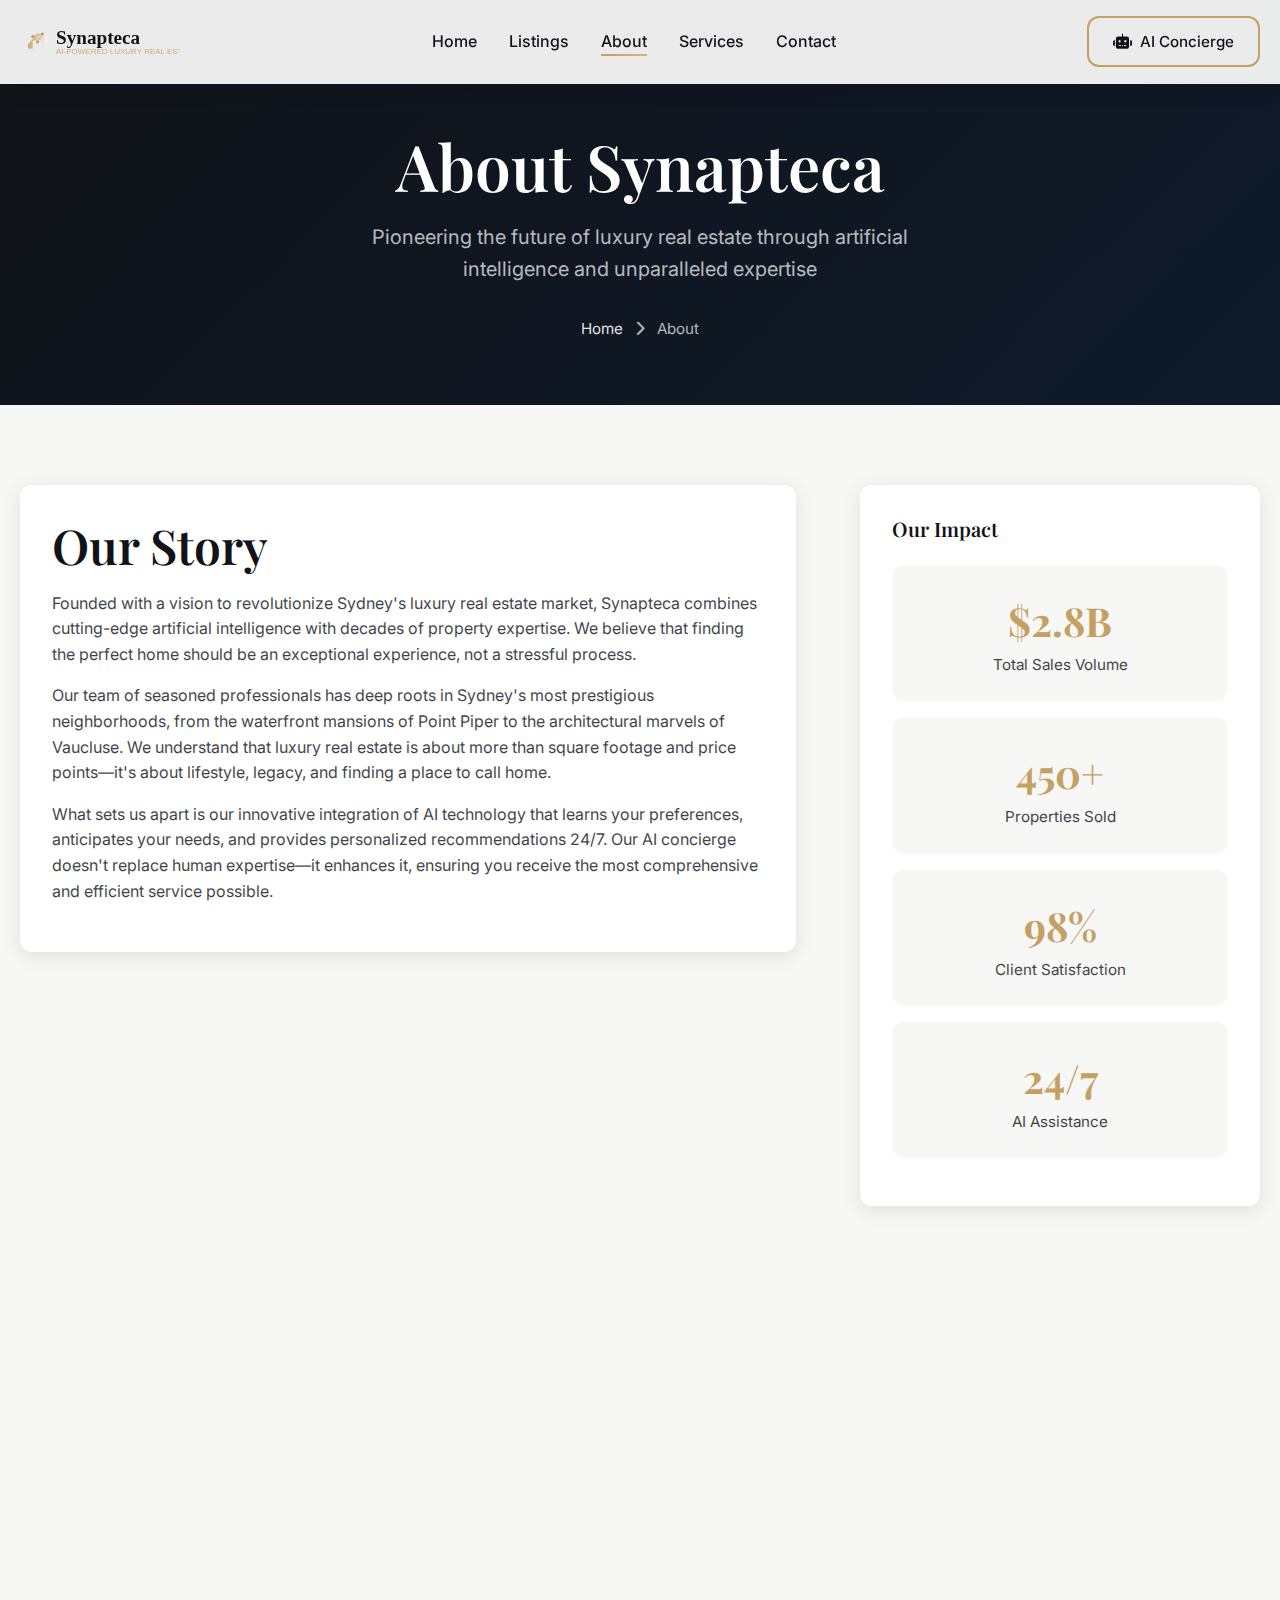
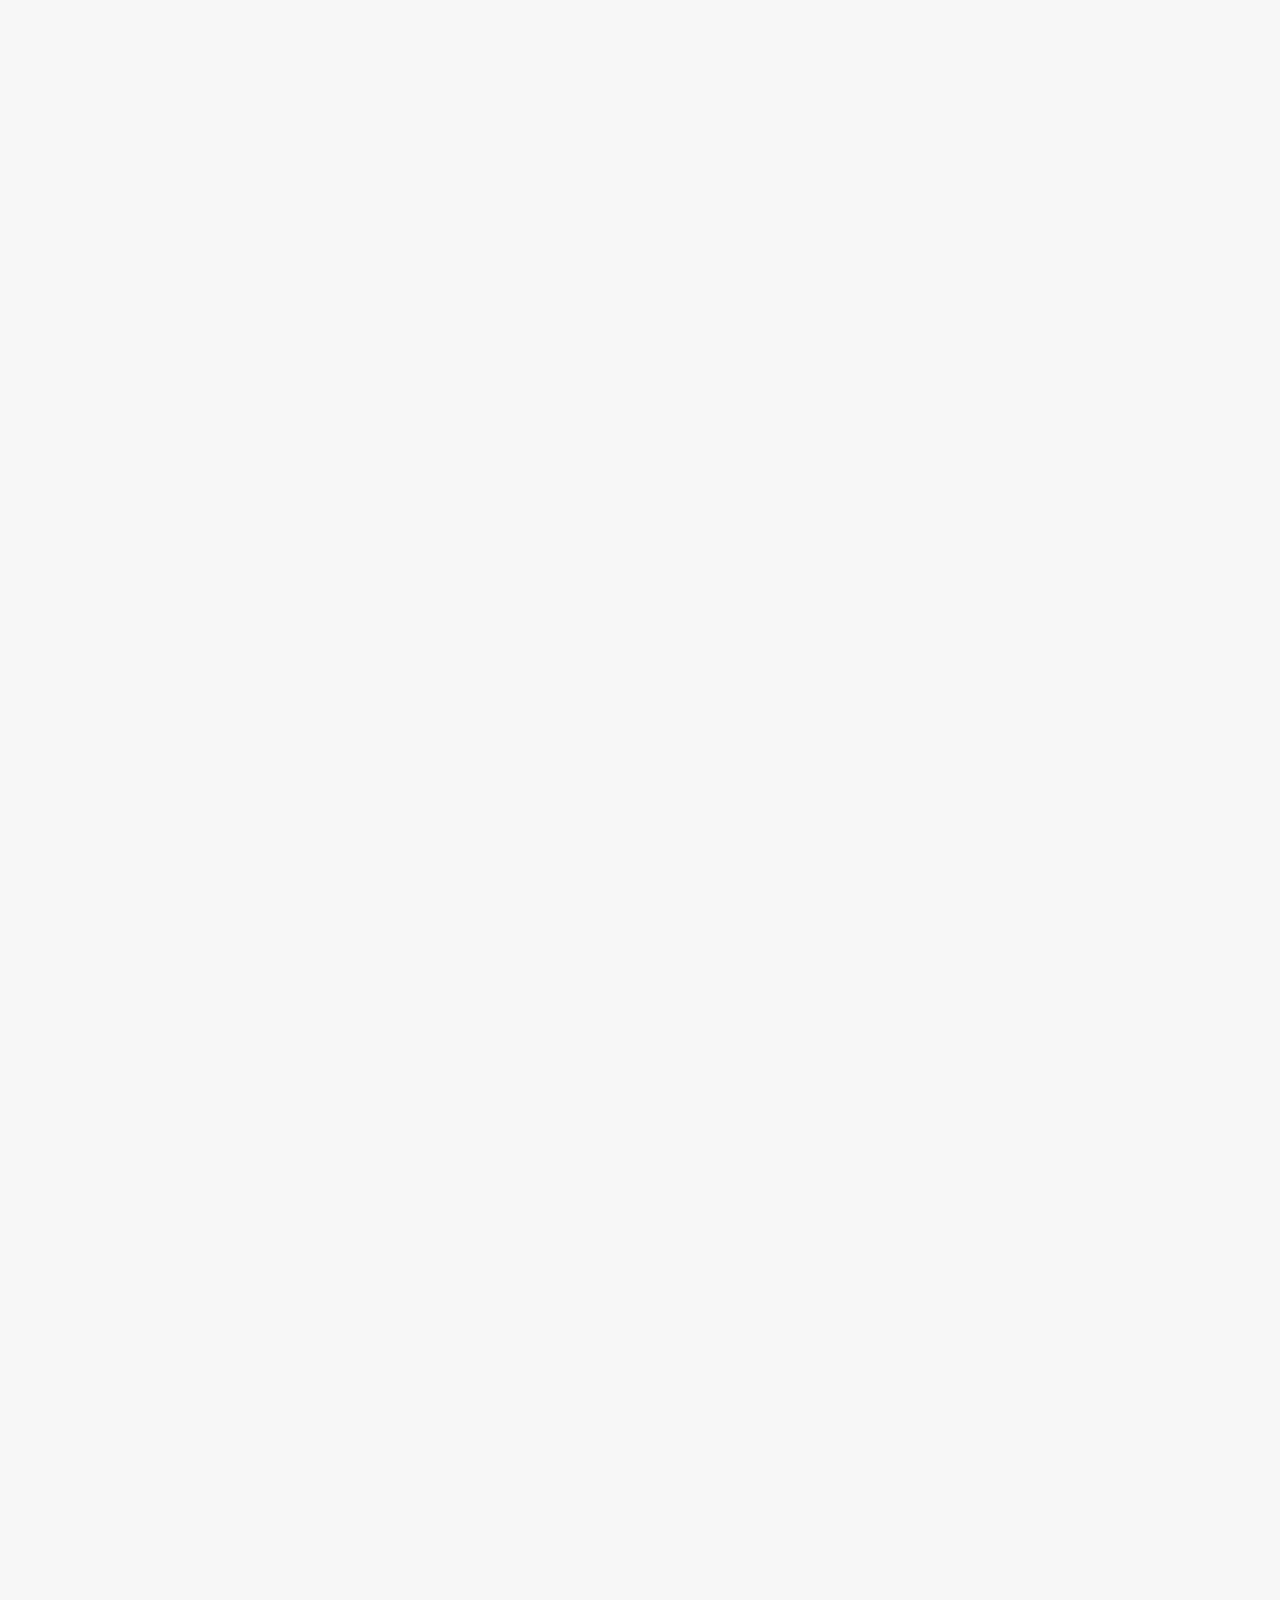
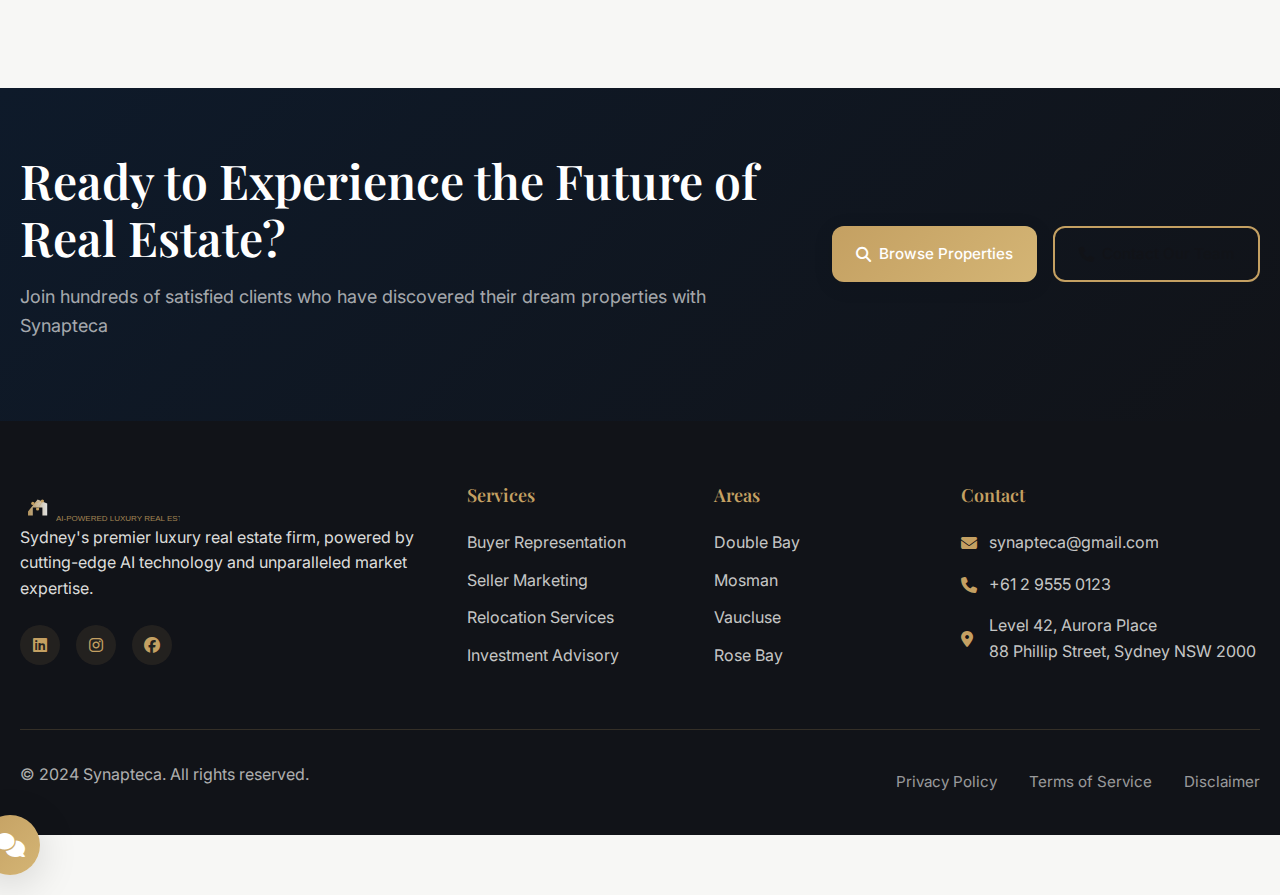
<file: about.html>
<!DOCTYPE html>
<html lang="en">
<head>
    <meta charset="UTF-8">
    <meta name="viewport" content="width=device-width, initial-scale=1.0">
    <title>About Synapteca | Sydney's Premier AI-Powered Real Estate</title>
    <meta name="description" content="Learn about Synapteca's mission to revolutionize luxury real estate in Sydney through AI technology and exceptional service.">
    
    <!-- Fonts -->
    <link href="https://fonts.googleapis.com/css2?family=Playfair+Display:ital,wght@0,400;0,500;0,600;0,700;1,400&family=Inter:wght@300;400;500;600;700&display=swap" rel="stylesheet">
    
    <!-- Font Awesome -->
    <link rel="stylesheet" href="https://cdn.jsdelivr.net/npm/@fortawesome/fontawesome-free@6.4.0/css/all.min.css">
    
    <!-- Custom Styles -->
    <link rel="stylesheet" href="css/style.css">
    <link rel="stylesheet" href="css/components.css">
    <link rel="stylesheet" href="css/listings-style.css">
    <link rel="stylesheet" href="css/responsive.css">
</head>
<body>
    <!-- Header -->
    <header class="header scrolled" id="header">
        <div class="container">
            <div class="header-content">
                <div class="logo">
                    <a href="index.html">
                        <img src="images/synapteca-logo.svg" alt="Synapteca" class="logo-img">
                    </a>
                </div>
                
                <nav class="nav" id="nav">
                    <ul class="nav-list">
                        <li><a href="index.html" class="nav-link">Home</a></li>
                        <li><a href="listings.html" class="nav-link">Listings</a></li>
                        <li><a href="about.html" class="nav-link active">About</a></li>
                        <li><a href="services.html" class="nav-link">Services</a></li>
                        <li><a href="contact.html" class="nav-link">Contact</a></li>
                    </ul>
                </nav>
                
                <div class="header-actions">
                    <button class="btn btn-outline" onclick="openAIChat()">
                        <i class="fas fa-robot"></i> AI Concierge
                    </button>
                    <button class="nav-toggle" id="navToggle">
                        <span></span>
                        <span></span>
                        <span></span>
                    </button>
                </div>
            </div>
        </div>
    </header>

    <!-- Page Header -->
    <section class="page-header">
        <div class="container">
            <div class="page-header-content">
                <h1>About Synapteca</h1>
                <p>Pioneering the future of luxury real estate through artificial intelligence and unparalleled expertise</p>
                <div class="breadcrumb">
                    <a href="index.html">Home</a>
                    <i class="fas fa-chevron-right"></i>
                    <span>About</span>
                </div>
            </div>
        </div>
    </section>

    <!-- Company Story -->
    <section class="section">
        <div class="container">
            <div class="content-grid">
                <div class="main-content">
                    <div class="story-section">
                        <h2>Our Story</h2>
                        <p>Founded with a vision to revolutionize Sydney's luxury real estate market, Synapteca combines cutting-edge artificial intelligence with decades of property expertise. We believe that finding the perfect home should be an exceptional experience, not a stressful process.</p>
                        
                        <p>Our team of seasoned professionals has deep roots in Sydney's most prestigious neighborhoods, from the waterfront mansions of Point Piper to the architectural marvels of Vaucluse. We understand that luxury real estate is about more than square footage and price points—it's about lifestyle, legacy, and finding a place to call home.</p>
                        
                        <p>What sets us apart is our innovative integration of AI technology that learns your preferences, anticipates your needs, and provides personalized recommendations 24/7. Our AI concierge doesn't replace human expertise—it enhances it, ensuring you receive the most comprehensive and efficient service possible.</p>
                    </div>
                </div>
                
                <div class="sidebar">
                    <div class="stats-widget">
                        <h3>Our Impact</h3>
                        <div class="stat-item">
                            <div class="stat-number">$2.8B</div>
                            <div class="stat-label">Total Sales Volume</div>
                        </div>
                        <div class="stat-item">
                            <div class="stat-number">450+</div>
                            <div class="stat-label">Properties Sold</div>
                        </div>
                        <div class="stat-item">
                            <div class="stat-number">98%</div>
                            <div class="stat-label">Client Satisfaction</div>
                        </div>
                        <div class="stat-item">
                            <div class="stat-number">24/7</div>
                            <div class="stat-label">AI Assistance</div>
                        </div>
                    </div>
                </div>
            </div>
        </div>
    </section>

    <!-- Mission & Values -->
    <section class="section" style="background: var(--off-white);">
        <div class="container">
            <div class="section-header">
                <h2>Our Mission & Values</h2>
                <p>Guided by principles of excellence, innovation, and integrity</p>
            </div>
            
            <div class="values-grid">
                <div class="value-card">
                    <i class="fas fa-star"></i>
                    <h3>Excellence</h3>
                    <p>We set the highest standards in luxury real estate, delivering exceptional results that exceed expectations.</p>
                </div>
                
                <div class="value-card">
                    <i class="fas fa-lightbulb"></i>
                    <h3>Innovation</h3>
                    <p>Pioneering AI technology to enhance every aspect of the property search and transaction experience.</p>
                </div>
                
                <div class="value-card">
                    <i class="fas fa-handshake"></i>
                    <h3>Integrity</h3>
                    <p>Building trust through transparency, honesty, and ethical practices in every client relationship.</p>
                </div>
                
                <div class="value-card">
                    <i class="fas fa-users"></i>
                    <h3>Service</h3>
                    <p>Providing personalized, white-glove service that makes luxury real estate accessible and enjoyable.</p>
                </div>
            </div>
        </div>
    </section>

    <!-- Team -->
    <section class="section">
        <div class="container">
            <div class="section-header">
                <h2>Meet Our Team</h2>
                <p>Award-winning professionals dedicated to your success</p>
            </div>
            
            <div class="team-grid">
                <div class="team-member">
                    <div class="member-image">
                        <i class="fas fa-user"></i>
                    </div>
                    <div class="member-info">
                        <h3>Sarah Mitchell</h3>
                        <p class="member-title">Founding Director</p>
                        <p class="member-bio">With over 15 years in Sydney's luxury market, Sarah specializes in waterfront properties and has facilitated over $500M in premium sales.</p>
                        <div class="member-contact">
                            <a href="mailto:sarah.mitchell@synapteca.com.au"><i class="fas fa-envelope"></i></a>
                            <a href="tel:+61295550123"><i class="fas fa-phone"></i></a>
                            <a href="#"><i class="fab fa-linkedin"></i></a>
                        </div>
                    </div>
                </div>
                
                <div class="team-member">
                    <div class="member-image">
                        <i class="fas fa-user"></i>
                    </div>
                    <div class="member-info">
                        <h3>Michael Chen</h3>
                        <p class="member-title">AI Technology Director</p>
                        <p class="member-bio">Former tech executive who brings cutting-edge AI solutions to real estate, creating our innovative concierge platform.</p>
                        <div class="member-contact">
                            <a href="mailto:michael.chen@synapteca.com.au"><i class="fas fa-envelope"></i></a>
                            <a href="tel:+61295550145"><i class="fas fa-phone"></i></a>
                            <a href="#"><i class="fab fa-linkedin"></i></a>
                        </div>
                    </div>
                </div>
                
                <div class="team-member">
                    <div class="member-image">
                        <i class="fas fa-user"></i>
                    </div>
                    <div class="member-info">
                        <h3>Elizabeth Hartwell</h3>
                        <p class="member-title">Senior Sales Director</p>
                        <p class="member-bio">Elizabeth's expertise in luxury penthouses and investment properties has made her one of Sydney's top-performing agents.</p>
                        <div class="member-contact">
                            <a href="mailto:elizabeth.hartwell@synapteca.com.au"><i class="fas fa-envelope"></i></a>
                            <a href="tel:+61295550167"><i class="fas fa-phone"></i></a>
                            <a href="#"><i class="fab fa-linkedin"></i></a>
                        </div>
                    </div>
                </div>
            </div>
        </div>
    </section>

    <!-- Awards & Recognition -->
    <section class="section" style="background: var(--off-white);">
        <div class="container">
            <div class="section-header">
                <h2>Awards & Recognition</h2>
                <p>Industry recognition for excellence and innovation</p>
            </div>
            
            <div class="awards-grid">
                <div class="award-item">
                    <i class="fas fa-trophy"></i>
                    <h4>REB Awards 2023</h4>
                    <p>Innovation in Real Estate Technology</p>
                </div>
                
                <div class="award-item">
                    <i class="fas fa-medal"></i>
                    <h4>REINSW 2023</h4>
                    <p>Excellence in Luxury Sales</p>
                </div>
                
                <div class="award-item">
                    <i class="fas fa-star"></i>
                    <h4>PropTech Awards 2023</h4>
                    <p>Best AI Integration</p>
                </div>
                
                <div class="award-item">
                    <i class="fas fa-certificate"></i>
                    <h4>Sydney Morning Herald</h4>
                    <p>Top Real Estate Agency 2023</p>
                </div>
            </div>
        </div>
    </section>

    <!-- CTA Section -->
    <section class="cta-banner">
        <div class="container">
            <div class="cta-content">
                <div class="cta-text">
                    <h2>Ready to Experience the Future of Real Estate?</h2>
                    <p>Join hundreds of satisfied clients who have discovered their dream properties with Synapteca</p>
                </div>
                <div class="cta-actions">
                    <a href="listings.html" class="btn btn-primary">
                        <i class="fas fa-search"></i> Browse Properties
                    </a>
                    <a href="contact.html" class="btn btn-outline">
                        <i class="fas fa-phone"></i> Contact Our Team
                    </a>
                </div>
            </div>
        </div>
    </section>

    <!-- Footer -->
    <footer class="footer">
        <div class="container">
            <div class="footer-content">
                <div class="footer-section">
                    <div class="logo">
                        <img src="images/synapteca-logo.svg" alt="Synapteca" class="logo-img">
                    </div>
                    <p>Sydney's premier luxury real estate firm, powered by cutting-edge AI technology and unparalleled market expertise.</p>
                    <div class="social-links">
                        <a href="#" class="social-link"><i class="fab fa-linkedin"></i></a>
                        <a href="#" class="social-link"><i class="fab fa-instagram"></i></a>
                        <a href="#" class="social-link"><i class="fab fa-facebook"></i></a>
                    </div>
                </div>
                
                <div class="footer-section">
                    <h4>Services</h4>
                    <ul>
                        <li><a href="services.html#buyer-representation">Buyer Representation</a></li>
                        <li><a href="services.html#seller-marketing">Seller Marketing</a></li>
                        <li><a href="services.html#relocation">Relocation Services</a></li>
                        <li><a href="services.html#investment">Investment Advisory</a></li>
                    </ul>
                </div>
                
                <div class="footer-section">
                    <h4>Areas</h4>
                    <ul>
                        <li><a href="listings.html?area=double-bay">Double Bay</a></li>
                        <li><a href="listings.html?area=mosman">Mosman</a></li>
                        <li><a href="listings.html?area=vaucluse">Vaucluse</a></li>
                        <li><a href="listings.html?area=rose-bay">Rose Bay</a></li>
                    </ul>
                </div>
                
                <div class="footer-section">
                    <h4>Contact</h4>
                    <div class="contact-info">
                        <p><i class="fas fa-envelope"></i> synapteca@gmail.com</p>
                        <p><i class="fas fa-phone"></i> +61 2 9555 0123</p>
                        <p><i class="fas fa-map-marker-alt"></i> Level 42, Aurora Place<br>88 Phillip Street, Sydney NSW 2000</p>
                    </div>
                </div>
            </div>
            
            <div class="footer-bottom">
                <div class="footer-bottom-content">
                    <p>&copy; 2024 Synapteca. All rights reserved.</p>
                    <div class="footer-links">
                        <a href="#privacy">Privacy Policy</a>
                        <a href="#terms">Terms of Service</a>
                        <a href="#disclaimer">Disclaimer</a>
                    </div>
                </div>
            </div>
        </div>
    </footer>

    <!-- AI Chat Widget -->
    <div class="chat-widget" id="chatWidget">
        <div class="chat-header">
            <div class="chat-agent-info">
                <div class="agent-avatar">
                    <i class="fas fa-robot"></i>
                </div>
                <div class="agent-details">
                    <h4>Synapteca AI</h4>
                    <span class="status online">Online</span>
                </div>
            </div>
            <button class="chat-close" onclick="closeChatWidget()">
                <i class="fas fa-times"></i>
            </button>
        </div>
        
        <div class="chat-messages" id="chatMessages">
            <div class="message bot-message">
                <div class="message-content">
                    Hello! I'd be happy to tell you more about Synapteca and help you with any questions about our services.
                </div>
            </div>
        </div>
        
        <div class="chat-input-container">
            <div class="voice-controls" id="voiceControls">
                <button class="voice-btn" id="voiceBtn" onclick="toggleVoice()">
                    <i class="fas fa-microphone"></i>
                </button>
                <div class="voice-status" id="voiceStatus">
                    <span class="listening-indicator"></span>
                    <span class="status-text">Click to speak</span>
                </div>
            </div>
            <div class="chat-input">
                <input type="text" id="chatInput" placeholder="Ask about our company..." autocomplete="off">
                <button class="send-btn" onclick="sendMessage()">
                    <i class="fas fa-paper-plane"></i>
                </button>
            </div>
        </div>
    </div>

    <!-- Chat Toggle Button -->
    <button class="chat-toggle" id="chatToggle" onclick="toggleChatWidget()">
        <i class="fas fa-comments"></i>
    </button>

    <!-- Scripts -->
    <script src="js/data.js"></script>
    <script src="js/ai-chat.js"></script>
    <script src="js/voice-agent.js"></script>
    <script src="js/main.js"></script>

    <style>
        .values-grid {
            display: grid;
            grid-template-columns: repeat(auto-fit, minmax(250px, 1fr));
            gap: 2rem;
        }
        
        .value-card {
            text-align: center;
            padding: 2rem;
            background: var(--white);
            border-radius: var(--border-radius);
            box-shadow: var(--shadow-light);
            transition: var(--transition-smooth);
        }
        
        .value-card:hover {
            transform: translateY(-5px);
            box-shadow: var(--shadow-medium);
        }
        
        .value-card i {
            font-size: 3rem;
            color: var(--gold);
            margin-bottom: 1rem;
        }
        
        .team-grid {
            display: grid;
            grid-template-columns: repeat(auto-fit, minmax(300px, 1fr));
            gap: 2rem;
        }
        
        .team-member {
            background: var(--white);
            border-radius: var(--border-radius);
            padding: 2rem;
            text-align: center;
            box-shadow: var(--shadow-light);
            transition: var(--transition-smooth);
        }
        
        .team-member:hover {
            transform: translateY(-5px);
            box-shadow: var(--shadow-medium);
        }
        
        .member-image {
            width: 120px;
            height: 120px;
            border-radius: 50%;
            background: var(--gold-gradient);
            margin: 0 auto 1.5rem;
            display: flex;
            align-items: center;
            justify-content: center;
            color: var(--white);
            font-size: 3rem;
        }
        
        .member-title {
            color: var(--gold);
            font-weight: 600;
            margin-bottom: 1rem;
        }
        
        .member-contact {
            display: flex;
            justify-content: center;
            gap: 1rem;
            margin-top: 1rem;
        }
        
        .member-contact a {
            width: 40px;
            height: 40px;
            border-radius: 50%;
            background: var(--gold);
            color: var(--white);
            display: flex;
            align-items: center;
            justify-content: center;
            text-decoration: none;
            transition: var(--transition-smooth);
        }
        
        .member-contact a:hover {
            background: var(--charcoal);
        }
        
        .awards-grid {
            display: grid;
            grid-template-columns: repeat(auto-fit, minmax(250px, 1fr));
            gap: 2rem;
        }
        
        .award-item {
            text-align: center;
            padding: 2rem;
        }
        
        .award-item i {
            font-size: 3rem;
            color: var(--gold);
            margin-bottom: 1rem;
        }
        
        .award-item h4 {
            color: var(--charcoal) !important;
        }

        .award-item p {
            color: var(--charcoal) !important;
            opacity: 0.8 !important;
        }

        .stats-widget .stat-item {
            text-align: center;
            padding: 1.5rem;
            background: var(--off-white);
            border-radius: var(--border-radius);
            margin-bottom: 1rem;
        }
        
        .stat-number {
            font-size: 2.5rem;
            font-weight: 700;
            color: var(--gold);
            font-family: var(--font-serif);
        }
        
        .stat-label {
            color: var(--charcoal);
            font-size: 0.95rem;
            opacity: 0.8;
        }
    </style>
</body>
</html>
</file>
<file: css/style.css>
/* ====================
   CSS Custom Properties
   ==================== */
:root {
    /* Colors */
    --charcoal: #111318;
    --off-white: #F7F7F5;
    --gold: #C4A062;
    --deep-navy: #0E1A2A;
    --white: #ffffff;
    --black: #000000;
    
    /* Gradients */
    --gold-gradient: linear-gradient(135deg, #C4A062 0%, #D4B575 100%);
    --glass-gradient: linear-gradient(135deg, rgba(255,255,255,0.1) 0%, rgba(255,255,255,0.05) 100%);
    
    /* Typography */
    --font-serif: 'Playfair Display', serif;
    --font-sans: 'Inter', sans-serif;
    
    /* Spacing */
    --section-padding: 80px 0;
    --container-padding: 0 20px;
    --border-radius: 12px;
    
    /* Shadows */
    --shadow-light: 0 4px 20px rgba(0,0,0,0.1);
    --shadow-medium: 0 8px 40px rgba(0,0,0,0.15);
    --shadow-heavy: 0 20px 60px rgba(0,0,0,0.25);
    
    /* Transitions */
    --transition-smooth: all 0.3s cubic-bezier(0.4, 0, 0.2, 1);
    --transition-spring: all 0.4s cubic-bezier(0.175, 0.885, 0.32, 1.275);
}

/* ====================
   Reset & Base Styles
   ==================== */
* {
    margin: 0;
    padding: 0;
    box-sizing: border-box;
}

html {
    scroll-behavior: smooth;
    font-size: 16px;
}

body {
    font-family: var(--font-sans);
    line-height: 1.6;
    color: var(--charcoal);
    background-color: var(--off-white);
    overflow-x: hidden;
}

/* ====================
   Typography
   ==================== */
h1, h2, h3, h4, h5, h6 {
    font-family: var(--font-serif);
    font-weight: 600;
    line-height: 1.2;
    margin-bottom: 1rem;
    color: var(--charcoal);
}

h1 { font-size: clamp(2.5rem, 5vw, 4rem); }
h2 { font-size: clamp(2rem, 4vw, 3rem); }
h3 { font-size: clamp(1.5rem, 3vw, 2.25rem); }
h4 { font-size: clamp(1.25rem, 2.5vw, 1.75rem); }

p {
    margin-bottom: 1rem;
    color: var(--charcoal);
    opacity: 0.8;
}

/* ====================
   Layout Components
   ==================== */
.container {
    max-width: 1400px;
    margin: 0 auto;
    padding: var(--container-padding);
}

.section {
    padding: var(--section-padding);
}

/* ====================
   Header
   ==================== */
.header {
    position: fixed;
    top: 0;
    left: 0;
    right: 0;
    z-index: 1000;
    backdrop-filter: blur(20px);
    -webkit-backdrop-filter: blur(20px);
    background: rgba(247, 247, 245, 0.9);
    border-bottom: 1px solid rgba(255, 255, 255, 0.2);
    transition: var(--transition-smooth);
}

.header.scrolled {
    background: rgba(247, 247, 245, 0.95);
    backdrop-filter: blur(25px);
    -webkit-backdrop-filter: blur(25px);
    box-shadow: var(--shadow-light);
}

.header-content {
    display: flex;
    align-items: center;
    justify-content: space-between;
    padding: 1rem 0;
}

.logo {
    display: flex;
    align-items: center;
}

.logo-img {
    height: 40px;
    width: auto;
}

/* Navigation */
.nav-list {
    display: flex;
    list-style: none;
    gap: 2rem;
}

.nav-link {
    text-decoration: none;
    color: var(--charcoal);
    font-weight: 500;
    transition: var(--transition-smooth);
    position: relative;
}

.nav-link::after {
    content: '';
    position: absolute;
    bottom: -5px;
    left: 0;
    width: 0;
    height: 2px;
    background: var(--gold-gradient);
    transition: width 0.3s ease;
}

.nav-link:hover::after,
.nav-link.active::after {
    width: 100%;
}

.nav-link:hover {
    color: var(--gold);
}

.header-actions {
    display: flex;
    align-items: center;
    gap: 1rem;
}

.nav-toggle {
    display: none;
    flex-direction: column;
    gap: 4px;
    background: none;
    border: none;
    cursor: pointer;
    padding: 0.5rem;
}

.nav-toggle span {
    width: 25px;
    height: 2px;
    background: var(--charcoal);
    transition: var(--transition-smooth);
}

/* ====================
   Buttons
   ==================== */
.btn {
    display: inline-flex;
    align-items: center;
    gap: 0.5rem;
    padding: 0.875rem 1.5rem;
    border: none;
    border-radius: var(--border-radius);
    text-decoration: none;
    font-family: var(--font-sans);
    font-weight: 500;
    font-size: 0.95rem;
    cursor: pointer;
    transition: var(--transition-smooth);
    position: relative;
    overflow: hidden;
}

.btn-primary {
    background: var(--gold-gradient);
    color: var(--white);
    box-shadow: var(--shadow-light);
}

.btn-primary:hover {
    transform: translateY(-2px);
    box-shadow: var(--shadow-medium);
}

.btn-secondary {
    background: var(--glass-gradient);
    backdrop-filter: blur(20px);
    -webkit-backdrop-filter: blur(20px);
    color: var(--white);
    border: 1px solid rgba(255, 255, 255, 0.2);
}

.btn-secondary:hover {
    background: rgba(255, 255, 255, 0.15);
    transform: translateY(-2px);
}

.btn-outline {
    background: transparent;
    color: var(--charcoal);
    border: 2px solid var(--gold);
}

.btn-outline:hover {
    background: var(--gold-gradient);
    color: var(--white);
    transform: translateY(-2px);
}

.btn-glass {
    background: var(--glass-gradient);
    backdrop-filter: blur(20px);
    -webkit-backdrop-filter: blur(20px);
    color: var(--charcoal);
    border: 1px solid rgba(17, 19, 24, 0.1);
}

.btn-glass:hover {
    background: rgba(255, 255, 255, 0.2);
    transform: translateY(-2px);
}

/* ====================
   Hero Section
   ==================== */
.hero {
    position: relative;
    height: 100vh;
    min-height: 700px;
    display: flex;
    align-items: center;
    overflow: hidden;
}

.hero-video {
    position: absolute;
    top: 0;
    left: 0;
    width: 100%;
    height: 100%;
    z-index: -2;
}

.hero-video video {
    width: 100%;
    height: 100%;
    object-fit: cover;
}

.hero-overlay {
    position: absolute;
    top: 0;
    left: 0;
    width: 100%;
    height: 100%;
    background: linear-gradient(135deg, rgba(17, 19, 24, 0.7) 0%, rgba(14, 26, 42, 0.5) 100%);
    z-index: -1;
}

.hero-content {
    display: grid;
    grid-template-columns: 1fr 400px;
    gap: 4rem;
    align-items: center;
    width: 100%;
    max-width: 1400px;
    margin: 0 auto;
    padding: 0 2rem;
}

.hero-text {
    color: var(--white);
}

.hero-title {
    font-size: clamp(3rem, 6vw, 5rem);
    font-weight: 700;
    margin-bottom: 1.5rem;
    color: var(--white);
    text-shadow: 0 4px 20px rgba(0,0,0,0.3);
}

.hero-subtitle {
    font-size: 1.25rem;
    margin-bottom: 2.5rem;
    color: rgba(255, 255, 255, 0.9);
    max-width: 600px;
}

.hero-actions {
    display: flex;
    gap: 1.5rem;
    flex-wrap: wrap;
}

/* AI Assistant Section */
.ai-assistant-section {
    padding: 2rem;
    border-radius: 20px;
    background: var(--glass-gradient);
    backdrop-filter: blur(20px);
    -webkit-backdrop-filter: blur(20px);
    border: 1px solid rgba(255, 255, 255, 0.2);
    box-shadow: var(--shadow-medium);
}

.ai-cards {
    display: flex;
    flex-direction: column;
    gap: 1.5rem;
}

.ai-card {
    padding: 2rem;
    border-radius: var(--border-radius);
    background: rgba(255, 255, 255, 0.1);
    backdrop-filter: blur(10px);
    -webkit-backdrop-filter: blur(10px);
    border: 1px solid rgba(255, 255, 255, 0.15);
    transition: var(--transition-smooth);
}

.ai-card:hover {
    transform: translateY(-5px);
    background: rgba(255, 255, 255, 0.15);
    box-shadow: var(--shadow-medium);
}

.ai-card-header {
    display: flex;
    align-items: center;
    gap: 1rem;
    margin-bottom: 1rem;
}

.ai-card-header i {
    font-size: 1.5rem;
    color: var(--gold);
}

.ai-card-header h3 {
    color: var(--white);
    margin: 0;
    font-size: 1.25rem;
}

.ai-card p {
    color: rgba(255, 255, 255, 0.8);
    margin-bottom: 1.5rem;
}

/* ====================
   Section Headers
   ==================== */
.section-header {
    text-align: center;
    margin-bottom: 4rem;
}

.section-title {
    position: relative;
    display: inline-block;
}

.section-title::after {
    content: '';
    position: absolute;
    bottom: -10px;
    left: 50%;
    transform: translateX(-50%);
    width: 60px;
    height: 3px;
    background: var(--gold-gradient);
    border-radius: 2px;
}

.section-subtitle {
    font-size: 1.125rem;
    color: var(--charcoal);
    opacity: 0.7;
    max-width: 600px;
    margin: 1.5rem auto 0;
}

.section-footer {
    text-align: center;
    margin-top: 3rem;
}

/* ====================
   Featured Listings
   ==================== */
.featured-listings {
    padding: 6rem 0;
    background: var(--white);
}

.listings-carousel {
    display: grid;
    grid-template-columns: repeat(auto-fit, minmax(400px, 1fr));
    gap: 2rem;
    margin-bottom: 3rem;
}

.listing-card {
    background: var(--white);
    border-radius: 20px;
    overflow: hidden;
    box-shadow: var(--shadow-light);
    transition: var(--transition-smooth);
}

.listing-card:hover {
    transform: translateY(-10px);
    box-shadow: var(--shadow-heavy);
}

.listing-image {
    position: relative;
    height: 280px;
    overflow: hidden;
}

.listing-image img {
    width: 100%;
    height: 100%;
    object-fit: cover;
    transition: transform 0.5s ease;
}

.listing-card:hover .listing-image img {
    transform: scale(1.05);
}

.listing-badge {
    position: absolute;
    top: 1rem;
    left: 1rem;
    background: var(--gold-gradient);
    color: var(--white);
    padding: 0.5rem 1rem;
    border-radius: 20px;
    font-size: 0.875rem;
    font-weight: 600;
}

.favorite-btn {
    position: absolute;
    top: 1rem;
    right: 1rem;
    background: rgba(255, 255, 255, 0.9);
    border: none;
    border-radius: 50%;
    width: 40px;
    height: 40px;
    display: flex;
    align-items: center;
    justify-content: center;
    cursor: pointer;
    transition: var(--transition-smooth);
}

.favorite-btn:hover {
    background: var(--gold);
    color: var(--white);
}

.listing-content {
    padding: 2rem;
}

.listing-price {
    font-size: 1.5rem;
    font-weight: 700;
    color: var(--gold);
    margin-bottom: 0.5rem;
}

.listing-address {
    font-size: 1.125rem;
    color: var(--charcoal);
    margin-bottom: 1rem;
}

.listing-details {
    display: flex;
    gap: 1.5rem;
    margin-bottom: 1.5rem;
}

.listing-detail {
    display: flex;
    align-items: center;
    gap: 0.5rem;
    color: var(--charcoal);
    opacity: 0.7;
}

.listing-detail i {
    color: var(--gold);
}

.listing-actions {
    display: flex;
    gap: 1rem;
}

/* ====================
   Neighborhoods
   ==================== */
.neighborhoods {
    padding: 6rem 0;
    background: linear-gradient(135deg, var(--off-white) 0%, #f0f0ee 100%);
}

.neighborhoods-grid {
    display: grid;
    grid-template-columns: repeat(auto-fit, minmax(350px, 1fr));
    gap: 2rem;
}

.neighborhood-card {
    position: relative;
    border-radius: 20px;
    overflow: hidden;
    height: 400px;
    cursor: pointer;
    transition: var(--transition-smooth);
}

.neighborhood-card:hover {
    transform: translateY(-10px);
    box-shadow: var(--shadow-heavy);
}

.neighborhood-image {
    position: absolute;
    top: 0;
    left: 0;
    width: 100%;
    height: 100%;
}

.neighborhood-image img {
    width: 100%;
    height: 100%;
    object-fit: cover;
    transition: transform 0.5s ease;
}

.neighborhood-card:hover .neighborhood-image img {
    transform: scale(1.1);
}

.neighborhood-overlay {
    position: absolute;
    top: 0;
    left: 0;
    width: 100%;
    height: 100%;
    background: linear-gradient(180deg, rgba(0,0,0,0.1) 0%, rgba(0,0,0,0.7) 100%);
}

.neighborhood-content {
    position: absolute;
    bottom: 0;
    left: 0;
    right: 0;
    padding: 2rem;
    color: var(--white);
}

.neighborhood-content h3 {
    font-size: 1.75rem;
    color: var(--white);
    margin-bottom: 0.5rem;
}

.neighborhood-content p {
    color: rgba(255, 255, 255, 0.9);
    margin-bottom: 1rem;
}

.property-count {
    display: inline-block;
    background: var(--gold-gradient);
    padding: 0.25rem 0.75rem;
    border-radius: 15px;
    font-size: 0.875rem;
    font-weight: 600;
}

/* ====================
   Testimonials
   ==================== */
.testimonials {
    padding: 6rem 0;
    background: var(--white);
}

.testimonials-slider {
    display: grid;
    grid-template-columns: repeat(auto-fit, minmax(350px, 1fr));
    gap: 2rem;
}

.testimonial-card {
    background: var(--off-white);
    padding: 3rem 2rem;
    border-radius: 20px;
    text-align: center;
    border: 1px solid rgba(196, 160, 98, 0.1);
    transition: var(--transition-smooth);
}

.testimonial-card:hover {
    transform: translateY(-5px);
    box-shadow: var(--shadow-medium);
}

.testimonial-rating {
    display: flex;
    justify-content: center;
    gap: 0.25rem;
    margin-bottom: 1.5rem;
}

.testimonial-rating i {
    color: var(--gold);
    font-size: 1.25rem;
}

.testimonial-card blockquote {
    font-style: italic;
    font-size: 1.125rem;
    line-height: 1.6;
    margin-bottom: 2rem;
    color: var(--charcoal);
}

.testimonial-card footer strong {
    display: block;
    font-weight: 600;
    color: var(--charcoal);
    margin-bottom: 0.25rem;
}

.testimonial-card footer span {
    color: var(--gold);
    font-size: 0.95rem;
}

/* ====================
   CTA Banner
   ==================== */
.cta-banner {
    padding: 4rem 0;
    background: linear-gradient(135deg, var(--deep-navy) 0%, var(--charcoal) 100%);
    color: var(--white);
}

.cta-content {
    display: flex;
    align-items: center;
    justify-content: space-between;
    gap: 3rem;
}

.cta-text h2 {
    color: var(--white);
    margin-bottom: 1rem;
}

.cta-text p {
    color: rgba(255, 255, 255, 0.8);
    font-size: 1.125rem;
}

.cta-actions {
    display: flex;
    gap: 1rem;
    flex-shrink: 0;
}

/* ====================
   Footer
   ==================== */
.footer {
    background: var(--charcoal);
    color: var(--off-white);
    padding: 4rem 0 2rem;
}

.footer-content {
    display: grid;
    grid-template-columns: 2fr 1fr 1fr 1.5fr;
    gap: 3rem;
    margin-bottom: 3rem;
}

.footer-section h4 {
    color: var(--gold);
    margin-bottom: 1.5rem;
    font-size: 1.125rem;
}

.footer-section ul {
    list-style: none;
}

.footer-section ul li {
    margin-bottom: 0.75rem;
}

.footer-section ul li a {
    color: rgba(247, 247, 245, 0.8);
    text-decoration: none;
    transition: var(--transition-smooth);
}

.footer-section ul li a:hover {
    color: var(--gold);
}

.social-links {
    display: flex;
    gap: 1rem;
    margin-top: 1.5rem;
}

.social-link {
    display: flex;
    align-items: center;
    justify-content: center;
    width: 40px;
    height: 40px;
    border-radius: 50%;
    background: rgba(196, 160, 98, 0.1);
    color: var(--gold);
    text-decoration: none;
    transition: var(--transition-smooth);
}

.social-link:hover {
    background: var(--gold);
    color: var(--charcoal);
    transform: translateY(-2px);
}

.contact-info p {
    display: flex;
    align-items: center;
    gap: 0.75rem;
    margin-bottom: 1rem;
    color: rgba(247, 247, 245, 0.8);
}

.contact-info i {
    color: var(--gold);
    width: 16px;
}

.footer-bottom {
    border-top: 1px solid rgba(196, 160, 98, 0.2);
    padding-top: 2rem;
}

.footer-bottom-content {
    display: flex;
    justify-content: space-between;
    align-items: center;
}

.footer-links {
    display: flex;
    gap: 2rem;
}

.footer-links a {
    color: rgba(247, 247, 245, 0.6);
    text-decoration: none;
    font-size: 0.95rem;
    transition: var(--transition-smooth);
}

.footer-links a:hover {
    color: var(--gold);
}
/* ====================
   FOOTER FIX - Add this to the bottom of style.css
   This ensures footer text is always visible
   ==================== */

.footer {
    background: #111318 !important;
    color: #F7F7F5 !important;
    padding: 4rem 0 2rem;
}

.footer * {
    color: inherit;
}

.footer-content {
    display: grid;
    grid-template-columns: 2fr 1fr 1fr 1.5fr;
    gap: 3rem;
    margin-bottom: 3rem;
}

.footer-section {
    color: #F7F7F5;
}

.footer-section h4 {
    color: #C4A062 !important;
    margin-bottom: 1.5rem;
    font-size: 1.125rem;
}

.footer-section p {
    color: rgba(247, 247, 245, 0.9) !important;
    opacity: 1 !important;
}

.footer-section ul {
    list-style: none;
}

.footer-section ul li {
    margin-bottom: 0.75rem;
}

.footer-section ul li a {
    color: rgba(247, 247, 245, 0.8) !important;
    text-decoration: none;
    transition: all 0.3s cubic-bezier(0.4, 0, 0.2, 1);
}

.footer-section ul li a:hover {
    color: #C4A062 !important;
}

.social-links {
    display: flex;
    gap: 1rem;
    margin-top: 1.5rem;
}

.social-link {
    display: flex;
    align-items: center;
    justify-content: center;
    width: 40px;
    height: 40px;
    border-radius: 50%;
    background: rgba(196, 160, 98, 0.1);
    color: #C4A062 !important;
    text-decoration: none;
    transition: all 0.3s cubic-bezier(0.4, 0, 0.2, 1);
}

.social-link:hover {
    background: #C4A062;
    color: #111318 !important;
    transform: translateY(-2px);
}

.contact-info p {
    display: flex;
    align-items: center;
    gap: 0.75rem;
    margin-bottom: 1rem;
    color: rgba(247, 247, 245, 0.8) !important;
    opacity: 1 !important;
}

.contact-info i {
    color: #C4A062 !important;
    width: 16px;
}

.footer-bottom {
    border-top: 1px solid rgba(196, 160, 98, 0.2);
    padding-top: 2rem;
}

.footer-bottom-content {
    display: flex;
    justify-content: space-between;
    align-items: center;
}

.footer-bottom-content p {
    color: rgba(247, 247, 245, 0.7) !important;
    opacity: 1 !important;
}

.footer-links {
    display: flex;
    gap: 2rem;
}

.footer-links a {
    color: rgba(247, 247, 245, 0.6) !important;
    text-decoration: none;
    font-size: 0.95rem;
    transition: all 0.3s cubic-bezier(0.4, 0, 0.2, 1);
}

.footer-links a:hover {
    color: #C4A062 !important;
}
/* ====================
   ABOUT PAGE - AWARDS SECTION FIX
   ==================== */

/* Awards & Recognition Section */
.awards-grid {
    display: grid;
    grid-template-columns: repeat(auto-fit, minmax(250px, 1fr));
    gap: 2rem;
}

.award-item {
    text-align: center;
    padding: 2rem;
}

.award-item i {
    font-size: 3rem;
    color: var(--gold) !important;
    margin-bottom: 1rem;
}

.award-item h4 {
    color: var(--off-white) !important;
    font-family: var(--font-serif);
    font-size: 1.25rem;
    font-weight: 600;
    margin-bottom: 0.5rem;
}

.award-item p {
    color: rgba(255, 255, 255, 0.85) !important;
    opacity: 1 !important;
    font-size: 1rem;
    line-height: 1.6;
}

/* Universal fix for any dark background sections */
section[style*="charcoal"] h2,
section[style*="charcoal"] h3,
section[style*="charcoal"] h4,
section[style*="charcoal"] h5,
section[style*="charcoal"] h6 {
    color: var(--off-white) !important;
}

section[style*="charcoal"] p,
section[style*="charcoal"] li {
    color: rgba(255, 255, 255, 0.85) !important;
    opacity: 1 !important;
}

section[style*="charcoal"] .section-title::after {
    background: var(--gold-gradient) !important;
}

/* Dark section classes (if you prefer using classes) */
.dark-section h2,
.dark-section h3,
.dark-section h4 {
    color: var(--off-white) !important;
}

.dark-section p {
    color: rgba(255, 255, 255, 0.85) !important;
    opacity: 1 !important;
}
</file>
<file: css/components.css>
/* ====================
   AI Chat Widget
   ==================== */
.chat-widget {
    position: fixed;
    bottom: 100px;
    right: 20px;
    width: 400px;
    height: 600px;
    background: var(--glass-gradient);
    backdrop-filter: blur(25px);
    -webkit-backdrop-filter: blur(25px);
    border: 1px solid rgba(255, 255, 255, 0.2);
    border-radius: 20px;
    box-shadow: var(--shadow-heavy);
    display: none;
    flex-direction: column;
    overflow: hidden;
    z-index: 10000;
}

.chat-widget.active {
    display: flex;
    animation: slideInUp 0.3s ease-out;
}

@keyframes slideInUp {
    from {
        transform: translateY(20px);
        opacity: 0;
    }
    to {
        transform: translateY(0);
        opacity: 1;
    }
}

.chat-header {
    display: flex;
    align-items: center;
    justify-content: space-between;
    padding: 1.5rem;
    background: rgba(255, 255, 255, 0.1);
    border-bottom: 1px solid rgba(255, 255, 255, 0.15);
}

.chat-agent-info {
    display: flex;
    align-items: center;
    gap: 1rem;
}

.agent-avatar {
    width: 40px;
    height: 40px;
    border-radius: 50%;
    background: var(--gold-gradient);
    display: flex;
    align-items: center;
    justify-content: center;
    color: var(--white);
    font-size: 1.25rem;
}

.agent-details h4 {
    margin: 0;
    font-size: 1rem;
    color: var(--charcoal);
}

.status {
    font-size: 0.875rem;
    color: var(--gold);
}

.status.online::before {
    content: '●';
    margin-right: 0.5rem;
    color: #22c55e;
}

.chat-close {
    background: none;
    border: none;
    color: var(--charcoal);
    font-size: 1.25rem;
    cursor: pointer;
    padding: 0.5rem;
    border-radius: 50%;
    transition: var(--transition-smooth);
}

.chat-close:hover {
    background: rgba(17, 19, 24, 0.1);
}

.chat-messages {
    flex: 1;
    padding: 1.5rem;
    overflow-y: auto;
    display: flex;
    flex-direction: column;
    gap: 1rem;
}

.message {
    display: flex;
    gap: 0.75rem;
    animation: messageSlide 0.3s ease-out;
}

@keyframes messageSlide {
    from {
        transform: translateY(10px);
        opacity: 0;
    }
    to {
        transform: translateY(0);
        opacity: 1;
    }
}

.message.bot-message {
    align-self: flex-start;
}

.message.user-message {
    align-self: flex-end;
    flex-direction: row-reverse;
}

.message-content {
    max-width: 280px;
    padding: 1rem 1.25rem;
    border-radius: 18px;
    font-size: 0.95rem;
    line-height: 1.5;
}

.bot-message .message-content {
    background: var(--white);
    color: var(--charcoal);
    border-bottom-left-radius: 6px;
    box-shadow: 0 2px 10px rgba(0,0,0,0.1);
}

.user-message .message-content {
    background: var(--gold-gradient);
    color: var(--white);
    border-bottom-right-radius: 6px;
    box-shadow: 0 2px 10px rgba(196, 160, 98, 0.3);
}

.quick-prompts {
    display: flex;
    flex-direction: column;
    gap: 0.5rem;
    margin-top: 1rem;
}

.prompt-btn {
    background: rgba(255, 255, 255, 0.8);
    border: 1px solid rgba(196, 160, 98, 0.3);
    border-radius: 25px;
    padding: 0.75rem 1rem;
    font-size: 0.875rem;
    color: var(--charcoal);
    cursor: pointer;
    transition: var(--transition-smooth);
    text-align: left;
}

.prompt-btn:hover {
    background: var(--gold);
    color: var(--white);
    transform: translateX(5px);
}

.chat-input-container {
    padding: 1.5rem;
    background: rgba(255, 255, 255, 0.05);
    border-top: 1px solid rgba(255, 255, 255, 0.15);
}

.voice-controls {
    display: flex;
    align-items: center;
    gap: 1rem;
    margin-bottom: 1rem;
    padding: 0.75rem;
    background: rgba(255, 255, 255, 0.1);
    border-radius: 12px;
}

.voice-btn {
    width: 40px;
    height: 40px;
    border-radius: 50%;
    background: var(--gold-gradient);
    border: none;
    color: var(--white);
    cursor: pointer;
    transition: var(--transition-smooth);
    display: flex;
    align-items: center;
    justify-content: center;
}

.voice-btn:hover {
    transform: scale(1.05);
    box-shadow: 0 4px 15px rgba(196, 160, 98, 0.4);
}

.voice-btn.listening {
    background: #ef4444;
    animation: pulse 1s infinite;
}

@keyframes pulse {
    0% { box-shadow: 0 0 0 0 rgba(239, 68, 68, 0.4); }
    70% { box-shadow: 0 0 0 10px rgba(239, 68, 68, 0); }
    100% { box-shadow: 0 0 0 0 rgba(239, 68, 68, 0); }
}

.voice-status {
    flex: 1;
}

.listening-indicator {
    display: none;
    width: 4px;
    height: 4px;
    border-radius: 50%;
    background: #ef4444;
    margin-right: 0.5rem;
    animation: blink 1s infinite;
}

.voice-controls.listening .listening-indicator {
    display: inline-block;
}

@keyframes blink {
    0%, 50% { opacity: 1; }
    51%, 100% { opacity: 0.3; }
}

.status-text {
    font-size: 0.875rem;
    color: var(--charcoal);
    opacity: 0.7;
}

.chat-input {
    display: flex;
    gap: 0.75rem;
    align-items: center;
}

.chat-input input {
    flex: 1;
    padding: 1rem 1.25rem;
    border: 1px solid rgba(17, 19, 24, 0.15);
    border-radius: 25px;
    background: rgba(255, 255, 255, 0.9);
    font-size: 0.95rem;
    color: var(--charcoal);
    outline: none;
    transition: var(--transition-smooth);
}

.chat-input input:focus {
    border-color: var(--gold);
    box-shadow: 0 0 0 3px rgba(196, 160, 98, 0.1);
}

.send-btn {
    width: 40px;
    height: 40px;
    border-radius: 50%;
    background: var(--gold-gradient);
    border: none;
    color: var(--white);
    cursor: pointer;
    transition: var(--transition-smooth);
    display: flex;
    align-items: center;
    justify-content: center;
}

.send-btn:hover {
    transform: scale(1.05);
    box-shadow: 0 4px 15px rgba(196, 160, 98, 0.4);
}

.chat-toggle {
    position: fixed;
    bottom: 20px;
    right: 20px;
    width: 60px;
    height: 60px;
    border-radius: 50%;
    background: var(--gold-gradient);
    border: none;
    color: var(--white);
    font-size: 1.5rem;
    cursor: pointer;
    box-shadow: var(--shadow-medium);
    transition: var(--transition-smooth);
    z-index: 9999;
    display: flex;
    align-items: center;
    justify-content: center;
    position: relative;
}

.chat-toggle:hover {
    transform: scale(1.1);
    box-shadow: var(--shadow-heavy);
}

.notification-badge {
    position: absolute;
    top: -2px;
    right: -2px;
    background: #ef4444;
    color: var(--white);
    font-size: 0.75rem;
    font-weight: 600;
    width: 20px;
    height: 20px;
    border-radius: 50%;
    display: flex;
    align-items: center;
    justify-content: center;
    animation: bounce 2s infinite;
}

@keyframes bounce {
    0%, 20%, 50%, 80%, 100% { transform: translateY(0); }
    40% { transform: translateY(-10px); }
    60% { transform: translateY(-5px); }
}

/* ====================
   Loading States
   ==================== */
.loading {
    display: inline-block;
    position: relative;
}

.loading::after {
    content: '';
    position: absolute;
    width: 16px;
    height: 16px;
    margin: auto;
    border: 2px solid transparent;
    border-top-color: var(--gold);
    border-radius: 50%;
    animation: spin 1s linear infinite;
}

@keyframes spin {
    0% { transform: rotate(0deg); }
    100% { transform: rotate(360deg); }
}

.typing-indicator {
    display: flex;
    gap: 4px;
    padding: 1rem 1.25rem;
}

.typing-dot {
    width: 8px;
    height: 8px;
    border-radius: 50%;
    background: var(--gold);
    animation: typingAnimation 1.5s infinite;
}

.typing-dot:nth-child(2) {
    animation-delay: 0.2s;
}

.typing-dot:nth-child(3) {
    animation-delay: 0.4s;
}

@keyframes typingAnimation {
    0%, 60%, 100% {
        transform: translateY(0);
        opacity: 0.4;
    }
    30% {
        transform: translateY(-10px);
        opacity: 1;
    }
}

/* ====================
   Modal Components
   ==================== */
.modal-overlay {
    position: fixed;
    top: 0;
    left: 0;
    width: 100%;
    height: 100%;
    background: rgba(0, 0, 0, 0.5);
    backdrop-filter: blur(5px);
    -webkit-backdrop-filter: blur(5px);
    display: flex;
    align-items: center;
    justify-content: center;
    z-index: 10000;
    opacity: 0;
    visibility: hidden;
    transition: var(--transition-smooth);
}

.modal-overlay.active {
    opacity: 1;
    visibility: visible;
}

.modal {
    background: var(--white);
    border-radius: 20px;
    max-width: 600px;
    width: 90%;
    max-height: 90vh;
    overflow: hidden;
    box-shadow: var(--shadow-heavy);
    transform: scale(0.9);
    transition: var(--transition-smooth);
}

.modal-overlay.active .modal {
    transform: scale(1);
}

.modal-header {
    padding: 2rem 2rem 1rem;
    border-bottom: 1px solid rgba(17, 19, 24, 0.1);
}

.modal-title {
    margin: 0;
    color: var(--charcoal);
    font-size: 1.5rem;
}

.modal-close {
    position: absolute;
    top: 1rem;
    right: 1rem;
    background: none;
    border: none;
    font-size: 1.5rem;
    color: var(--charcoal);
    cursor: pointer;
    padding: 0.5rem;
    border-radius: 50%;
    transition: var(--transition-smooth);
}

.modal-close:hover {
    background: rgba(17, 19, 24, 0.1);
}

.modal-body {
    padding: 2rem;
    overflow-y: auto;
}

.modal-footer {
    padding: 1rem 2rem 2rem;
    display: flex;
    justify-content: flex-end;
    gap: 1rem;
}

/* ====================
   Form Components
   ==================== */
.form-group {
    margin-bottom: 1.5rem;
}

.form-label {
    display: block;
    margin-bottom: 0.5rem;
    font-weight: 500;
    color: var(--charcoal);
}

.form-input,
.form-select,
.form-textarea {
    width: 100%;
    padding: 1rem 1.25rem;
    border: 2px solid rgba(17, 19, 24, 0.1);
    border-radius: var(--border-radius);
    background: var(--white);
    font-size: 1rem;
    color: var(--charcoal);
    transition: var(--transition-smooth);
}

.form-input:focus,
.form-select:focus,
.form-textarea:focus {
    outline: none;
    border-color: var(--gold);
    box-shadow: 0 0 0 3px rgba(196, 160, 98, 0.1);
}

.form-textarea {
    resize: vertical;
    min-height: 120px;
}

.form-checkbox {
    display: flex;
    align-items: center;
    gap: 0.75rem;
    cursor: pointer;
}

.form-checkbox input {
    width: 18px;
    height: 18px;
    accent-color: var(--gold);
}

.form-error {
    color: #ef4444;
    font-size: 0.875rem;
    margin-top: 0.5rem;
}

.form-success {
    color: #22c55e;
    font-size: 0.875rem;
    margin-top: 0.5rem;
}

/* ====================
   Range Slider
   ==================== */
.range-slider {
    margin: 1rem 0;
}

.range-input {
    width: 100%;
    height: 6px;
    border-radius: 3px;
    background: #e5e7eb;
    outline: none;
    -webkit-appearance: none;
}

.range-input::-webkit-slider-thumb {
    appearance: none;
    width: 20px;
    height: 20px;
    border-radius: 50%;
    background: var(--gold-gradient);
    cursor: pointer;
    box-shadow: 0 2px 6px rgba(0,0,0,0.2);
}

.range-input::-moz-range-thumb {
    width: 20px;
    height: 20px;
    border-radius: 50%;
    background: var(--gold-gradient);
    cursor: pointer;
    border: none;
    box-shadow: 0 2px 6px rgba(0,0,0,0.2);
}

.range-values {
    display: flex;
    justify-content: space-between;
    margin-top: 0.5rem;
    font-size: 0.875rem;
    color: var(--charcoal);
    opacity: 0.7;
}

/* ====================
   Filters Panel
   ==================== */
.filters-panel {
    background: var(--white);
    border-radius: var(--border-radius);
    padding: 2rem;
    box-shadow: var(--shadow-light);
    margin-bottom: 2rem;
}

.filters-grid {
    display: grid;
    grid-template-columns: repeat(auto-fit, minmax(200px, 1fr));
    gap: 1.5rem;
    margin-bottom: 2rem;
}

.filter-group {
    display: flex;
    flex-direction: column;
}

.filter-label {
    font-weight: 500;
    margin-bottom: 0.75rem;
    color: var(--charcoal);
}

.filter-buttons {
    display: flex;
    gap: 0.5rem;
    flex-wrap: wrap;
}

.filter-btn {
    padding: 0.5rem 1rem;
    border: 2px solid rgba(17, 19, 24, 0.1);
    border-radius: 20px;
    background: var(--white);
    color: var(--charcoal);
    cursor: pointer;
    transition: var(--transition-smooth);
    font-size: 0.875rem;
}

.filter-btn:hover,
.filter-btn.active {
    border-color: var(--gold);
    background: var(--gold);
    color: var(--white);
}

.filters-actions {
    display: flex;
    gap: 1rem;
    justify-content: flex-end;
}

/* ====================
   Animations
   ==================== */
.fade-in {
    animation: fadeIn 0.5s ease-out;
}

@keyframes fadeIn {
    from { opacity: 0; transform: translateY(20px); }
    to { opacity: 1; transform: translateY(0); }
}

.slide-in-left {
    animation: slideInLeft 0.5s ease-out;
}

@keyframes slideInLeft {
    from { opacity: 0; transform: translateX(-20px); }
    to { opacity: 1; transform: translateX(0); }
}

.slide-in-right {
    animation: slideInRight 0.5s ease-out;
}

@keyframes slideInRight {
    from { opacity: 0; transform: translateX(20px); }
    to { opacity: 1; transform: translateX(0); }
}

/* ====================
   Utility Classes
   ==================== */
.text-center { text-align: center; }
.text-left { text-align: left; }
.text-right { text-align: right; }

.mb-0 { margin-bottom: 0; }
.mb-1 { margin-bottom: 0.5rem; }
.mb-2 { margin-bottom: 1rem; }
.mb-3 { margin-bottom: 1.5rem; }
.mb-4 { margin-bottom: 2rem; }

.mt-0 { margin-top: 0; }
.mt-1 { margin-top: 0.5rem; }
.mt-2 { margin-top: 1rem; }
.mt-3 { margin-top: 1.5rem; }
.mt-4 { margin-top: 2rem; }

.hidden { display: none; }
.visible { display: block; }

.opacity-50 { opacity: 0.5; }
.opacity-75 { opacity: 0.75; }
</file>
<file: css/listings-style.css>
/* Additional styles for listings and listing details pages */

/* ====================
   Page Header
   ==================== */
.page-header {
    padding: 8rem 0 4rem;
    background: linear-gradient(135deg, var(--charcoal) 0%, var(--deep-navy) 100%);
    color: var(--white);
    text-align: center;
}

.page-header-content h1 {
    color: var(--white);
    margin-bottom: 1rem;
}

.page-header-content p {
    font-size: 1.25rem;
    color: rgba(255, 255, 255, 0.9);
    max-width: 600px;
    margin: 0 auto 2rem;
}

.breadcrumb {
    display: flex;
    align-items: center;
    justify-content: center;
    gap: 0.75rem;
    font-size: 0.95rem;
    color: rgba(255, 255, 255, 0.7);
    margin-top: 2rem;
}

.breadcrumb a {
    color: rgba(255, 255, 255, 0.9);
    text-decoration: none;
    transition: var(--transition-smooth);
}

.breadcrumb a:hover {
    color: var(--gold);
}

/* ====================
   Search Section
   ==================== */
.search-section {
    padding: 3rem 0;
    background: var(--white);
}

.quick-search {
    display: flex;
    align-items: center;
    justify-content: space-between;
    gap: 2rem;
    margin-bottom: 2rem;
}

.search-input-container {
    position: relative;
    flex: 1;
    max-width: 600px;
}

.search-input-container input {
    width: 100%;
    padding: 1.25rem 3rem 1.25rem 1.5rem;
    border: 2px solid rgba(17, 19, 24, 0.1);
    border-radius: 50px;
    font-size: 1rem;
    background: var(--white);
    transition: var(--transition-smooth);
}

.search-input-container input:focus {
    outline: none;
    border-color: var(--gold);
    box-shadow: 0 0 0 3px rgba(196, 160, 98, 0.1);
}

.search-btn {
    position: absolute;
    right: 8px;
    top: 50%;
    transform: translateY(-50%);
    background: var(--gold-gradient);
    border: none;
    border-radius: 50%;
    width: 40px;
    height: 40px;
    color: var(--white);
    cursor: pointer;
    transition: var(--transition-smooth);
}

.search-btn:hover {
    transform: translateY(-50%) scale(1.05);
}

.view-toggles {
    display: flex;
    gap: 0.5rem;
}

.view-toggle {
    padding: 0.75rem 1rem;
    border: 2px solid rgba(17, 19, 24, 0.1);
    background: var(--white);
    color: var(--charcoal);
    border-radius: var(--border-radius);
    cursor: pointer;
    transition: var(--transition-smooth);
    font-size: 0.9rem;
}

.view-toggle.active,
.view-toggle:hover {
    border-color: var(--gold);
    background: var(--gold);
    color: var(--white);
}

/* ====================
   Filters Panel
   ==================== */
.filters-panel {
    background: var(--off-white);
    border-radius: var(--border-radius);
    padding: 2rem;
    box-shadow: var(--shadow-light);
}

.filters-header {
    display: flex;
    align-items: center;
    justify-content: space-between;
    margin-bottom: 1.5rem;
}

.filters-toggle {
    background: none;
    border: none;
    color: var(--gold);
    cursor: pointer;
    font-weight: 500;
    display: flex;
    align-items: center;
    gap: 0.5rem;
    transition: var(--transition-smooth);
}

.filters-content {
    display: none;
}

.filters-content.active {
    display: block;
    animation: fadeIn 0.3s ease;
}

.price-range {
    position: relative;
}

.price-range .range-input {
    width: 100%;
    margin-bottom: 0.5rem;
}

.price-range .range-input:first-child {
    position: absolute;
    z-index: 2;
}

.price-range .range-input:last-child {
    position: relative;
    z-index: 1;
}

.amenities-filter {
    margin-top: 2rem;
    padding-top: 2rem;
    border-top: 1px solid rgba(17, 19, 24, 0.1);
}

.amenities-grid {
    display: grid;
    grid-template-columns: repeat(auto-fit, minmax(200px, 1fr));
    gap: 1rem;
}

.amenity-checkbox {
    display: flex;
    align-items: center;
    gap: 0.75rem;
    cursor: pointer;
    padding: 0.5rem;
    border-radius: var(--border-radius);
    transition: var(--transition-smooth);
}

.amenity-checkbox:hover {
    background: rgba(196, 160, 98, 0.1);
}

.amenity-checkbox input {
    width: 18px;
    height: 18px;
    accent-color: var(--gold);
}

/* ====================
   Results Section
   ==================== */
.results-section {
    padding: 3rem 0;
}

.results-header {
    display: flex;
    align-items: center;
    justify-content: space-between;
    margin-bottom: 2rem;
}

.results-info span {
    display: block;
}

.results-info #resultsCount {
    font-size: 1.25rem;
    font-weight: 600;
    color: var(--charcoal);
}

.results-location {
    color: var(--gold);
    font-size: 0.95rem;
}

.sort-controls {
    display: flex;
    align-items: center;
    gap: 0.75rem;
}

.sort-controls label {
    font-weight: 500;
    color: var(--charcoal);
}

/* ====================
   Map Container
   ==================== */
.map-container {
    position: relative;
    height: 600px;
    border-radius: var(--border-radius);
    overflow: hidden;
    box-shadow: var(--shadow-light);
    margin-bottom: 2rem;
}

.property-map {
    width: 100%;
    height: 100%;
}

.map-controls {
    position: absolute;
    top: 1rem;
    right: 1rem;
    display: flex;
    flex-direction: column;
    gap: 0.5rem;
}

.map-control-btn {
    background: var(--white);
    border: none;
    border-radius: var(--border-radius);
    padding: 0.75rem;
    box-shadow: var(--shadow-light);
    cursor: pointer;
    transition: var(--transition-smooth);
    font-size: 0.9rem;
}

.map-control-btn:hover {
    background: var(--gold);
    color: var(--white);
}

.map-popup {
    text-align: center;
    min-width: 200px;
}

/* ====================
   Listings Grid/List
   ==================== */
.listings-grid {
    display: grid;
    grid-template-columns: repeat(auto-fill, minmax(400px, 1fr));
    gap: 2rem;
}

.listings-list {
    display: flex;
    flex-direction: column;
    gap: 2rem;
}

.listings-list .listing-card {
    display: flex;
    max-height: 300px;
}

.listings-list .listing-image {
    flex: 0 0 400px;
    height: 300px;
}

.listings-list .listing-content {
    flex: 1;
    padding: 2rem;
    display: flex;
    flex-direction: column;
    justify-content: space-between;
}

.listing-neighborhood {
    color: var(--gold);
    font-size: 0.95rem;
    font-weight: 500;
    margin-bottom: 1rem;
}

.listing-features {
    display: flex;
    flex-wrap: wrap;
    gap: 0.5rem;
    margin-bottom: 1.5rem;
}

.feature-tag {
    background: rgba(196, 160, 98, 0.1);
    color: var(--gold);
    padding: 0.25rem 0.75rem;
    border-radius: 15px;
    font-size: 0.85rem;
    font-weight: 500;
}

/* No Results */
.no-results {
    text-align: center;
    padding: 4rem 2rem;
}

.no-results-content i {
    font-size: 4rem;
    color: var(--gold);
    margin-bottom: 1.5rem;
}

.no-results-content h3 {
    color: var(--charcoal);
    margin-bottom: 1rem;
}

.no-results-actions {
    display: flex;
    gap: 1rem;
    justify-content: center;
    flex-wrap: wrap;
    margin-top: 2rem;
}

/* ====================
   Pagination
   ==================== */
.pagination-container {
    display: flex;
    flex-direction: column;
    align-items: center;
    gap: 1rem;
    margin-top: 3rem;
}

.pagination {
    display: flex;
    align-items: center;
    gap: 0.5rem;
}

.pagination-btn,
.page-number {
    background: var(--white);
    border: 2px solid rgba(17, 19, 24, 0.1);
    color: var(--charcoal);
    padding: 0.75rem 1rem;
    border-radius: var(--border-radius);
    cursor: pointer;
    transition: var(--transition-smooth);
    font-weight: 500;
}

.pagination-btn:disabled {
    opacity: 0.5;
    cursor: not-allowed;
}

.page-number.active,
.pagination-btn:hover:not(:disabled),
.page-number:hover {
    border-color: var(--gold);
    background: var(--gold);
    color: var(--white);
}

.pagination-ellipsis {
    padding: 0.75rem;
    color: var(--charcoal);
    opacity: 0.5;
}

.pagination-info {
    color: var(--charcoal);
    opacity: 0.7;
    font-size: 0.95rem;
}

/* ====================
   Property Details Styles
   ==================== */

/* Loading Overlay */
.loading-overlay {
    position: fixed;
    top: 0;
    left: 0;
    width: 100%;
    height: 100%;
    background: var(--white);
    display: flex;
    align-items: center;
    justify-content: center;
    z-index: 9999;
}

.loading-content {
    text-align: center;
}

.loading-spinner {
    width: 60px;
    height: 60px;
    border: 4px solid rgba(196, 160, 98, 0.1);
    border-left: 4px solid var(--gold);
    border-radius: 50%;
    animation: spin 1s linear infinite;
    margin: 0 auto 1rem;
}

/* Property Header */
.property-header {
    padding: 8rem 0 2rem;
    background: var(--white);
}

.property-header-content {
    display: flex;
    align-items: flex-start;
    justify-content: space-between;
    gap: 2rem;
}

.property-info {
    flex: 1;
}

.property-title {
    margin: 0 0 0.5rem 0;
}

.property-address {
    font-size: 1.25rem;
    color: var(--charcoal);
    opacity: 0.8;
    margin-bottom: 1rem;
}

.property-badges {
    display: flex;
    gap: 0.75rem;
}

.badge {
    padding: 0.5rem 1rem;
    border-radius: 20px;
    font-size: 0.875rem;
    font-weight: 600;
    text-transform: uppercase;
    letter-spacing: 0.5px;
}

.badge.new {
    background: #10b981;
    color: var(--white);
}

.badge.featured {
    background: var(--gold-gradient);
    color: var(--white);
}

.property-actions {
    text-align: right;
}

.property-price {
    font-size: 2.5rem;
    font-weight: 700;
    color: var(--gold);
    margin-bottom: 1.5rem;
}

.action-buttons {
    display: flex;
    gap: 1rem;
    flex-wrap: wrap;
    justify-content: flex-end;
}

/* Property Gallery */
.property-gallery {
    padding: 2rem 0;
    background: var(--off-white);
}

.gallery-container {
    display: grid;
    grid-template-columns: 2fr 300px;
    gap: 2rem;
    align-items: start;
}

.main-image {
    position: relative;
    border-radius: var(--border-radius);
    overflow: hidden;
    box-shadow: var(--shadow-medium);
    aspect-ratio: 16/10;
}

.main-image img {
    width: 100%;
    height: 100%;
    object-fit: cover;
}

.gallery-nav {
    position: absolute;
    top: 50%;
    transform: translateY(-50%);
    background: rgba(255, 255, 255, 0.9);
    border: none;
    border-radius: 50%;
    width: 50px;
    height: 50px;
    cursor: pointer;
    font-size: 1.25rem;
    color: var(--charcoal);
    transition: var(--transition-smooth);
}

.gallery-nav:hover {
    background: var(--gold);
    color: var(--white);
}

.gallery-nav.prev { left: 1rem; }
.gallery-nav.next { right: 1rem; }

.fullscreen-btn {
    position: absolute;
    top: 1rem;
    right: 1rem;
    background: rgba(0, 0, 0, 0.7);
    border: none;
    border-radius: var(--border-radius);
    color: var(--white);
    padding: 0.75rem;
    cursor: pointer;
    transition: var(--transition-smooth);
}

.fullscreen-btn:hover {
    background: var(--gold);
}

.image-counter {
    position: absolute;
    bottom: 1rem;
    right: 1rem;
    background: rgba(0, 0, 0, 0.7);
    color: var(--white);
    padding: 0.5rem 1rem;
    border-radius: 20px;
    font-size: 0.9rem;
}

.thumbnail-grid {
    display: grid;
    grid-template-columns: 1fr 1fr;
    gap: 0.75rem;
}

.thumbnail {
    aspect-ratio: 4/3;
    border-radius: var(--border-radius);
    overflow: hidden;
    cursor: pointer;
    border: 3px solid transparent;
    transition: var(--transition-smooth);
}

.thumbnail.active {
    border-color: var(--gold);
}

.thumbnail img {
    width: 100%;
    height: 100%;
    object-fit: cover;
    transition: var(--transition-smooth);
}

.thumbnail:hover img {
    transform: scale(1.05);
}

.gallery-actions {
    grid-column: 1 / -1;
    display: flex;
    gap: 1rem;
    justify-content: center;
    margin-top: 1rem;
}

/* Property Content */
.property-content {
    padding: 4rem 0;
}

.content-grid {
    display: grid;
    grid-template-columns: 2fr 400px;
    gap: 4rem;
}

.main-content > div {
    margin-bottom: 3rem;
    padding: 2rem;
    background: var(--white);
    border-radius: var(--border-radius);
    box-shadow: var(--shadow-light);
}

.main-content h3 {
    color: var(--charcoal);
    margin-bottom: 1.5rem;
    padding-bottom: 0.75rem;
    border-bottom: 2px solid var(--gold);
}

/* Facts Grid */
.facts-grid {
    display: grid;
    grid-template-columns: repeat(auto-fit, minmax(250px, 1fr));
    gap: 1.5rem;
}

.fact-item {
    display: flex;
    align-items: center;
    gap: 1rem;
    padding: 1rem;
    background: var(--off-white);
    border-radius: var(--border-radius);
}

.fact-item i {
    font-size: 1.5rem;
    color: var(--gold);
    width: 24px;
    text-align: center;
}

.fact-details {
    display: flex;
    flex-direction: column;
}

.fact-label {
    font-size: 0.9rem;
    color: var(--charcoal);
    opacity: 0.7;
}

.fact-value {
    font-size: 1.1rem;
    font-weight: 600;
    color: var(--charcoal);
}

/* Features Grid */
.features-grid {
    display: grid;
    grid-template-columns: repeat(auto-fit, minmax(200px, 1fr));
    gap: 1rem;
}

.feature-item {
    display: flex;
    align-items: center;
    gap: 0.75rem;
    padding: 0.75rem 1rem;
    background: rgba(196, 160, 98, 0.1);
    border-radius: var(--border-radius);
}

.feature-item i {
    color: var(--gold);
}

/* Neighborhood Info */
.neighborhood-content p {
    margin-bottom: 1.5rem;
    line-height: 1.7;
}

.neighborhood-highlights {
    display: flex;
    flex-wrap: wrap;
    gap: 0.75rem;
}

.highlight-tag {
    background: var(--gold-gradient);
    color: var(--white);
    padding: 0.5rem 1rem;
    border-radius: 20px;
    font-size: 0.9rem;
    font-weight: 500;
}

/* Location Section */
.location-map {
    height: 400px;
    border-radius: var(--border-radius);
    overflow: hidden;
    margin-bottom: 2rem;
}

.location-details {
    display: grid;
    grid-template-columns: 1fr 1fr;
    gap: 2rem;
}

.location-details h4 {
    color: var(--charcoal);
    margin-bottom: 1rem;
    font-size: 1.1rem;
}

.location-details ul {
    list-style: none;
}

.location-details li {
    display: flex;
    align-items: center;
    gap: 0.75rem;
    padding: 0.75rem 0;
    border-bottom: 1px solid rgba(17, 19, 24, 0.1);
}

.location-details li:last-child {
    border-bottom: none;
}

.location-details i {
    color: var(--gold);
    width: 16px;
}

.location-details small {
    margin-left: auto;
    color: var(--charcoal);
    opacity: 0.7;
}

/* School Ratings */
.schools-grid {
    display: grid;
    gap: 1rem;
}

.school-item {
    display: flex;
    align-items: center;
    justify-content: space-between;
    padding: 1.5rem;
    background: var(--off-white);
    border-radius: var(--border-radius);
}

.school-info h4 {
    margin: 0 0 0.5rem 0;
    color: var(--charcoal);
}

.school-info p {
    margin: 0;
    color: var(--charcoal);
    opacity: 0.7;
    font-size: 0.9rem;
}

.school-rating {
    text-align: right;
}

.rating-score {
    font-size: 1.5rem;
    font-weight: 700;
    color: var(--gold);
    display: block;
}

.rating-stars {
    color: var(--gold);
    font-size: 0.9rem;
    margin-top: 0.25rem;
}

/* Sidebar */
.sidebar > div {
    margin-bottom: 2rem;
    padding: 2rem;
    background: var(--white);
    border-radius: var(--border-radius);
    box-shadow: var(--shadow-light);
}

.sidebar h3 {
    color: var(--charcoal);
    margin-bottom: 1.5rem;
    font-size: 1.25rem;
}

/* Mortgage Calculator */
.calculator-form .form-group {
    margin-bottom: 1.5rem;
}

.input-with-slider {
    display: flex;
    align-items: center;
    gap: 0.75rem;
}

.input-with-slider input[type="number"] {
    width: 80px;
    text-align: center;
}

.btn-full {
    width: 100%;
    justify-content: center;
}

.calculator-results {
    margin-top: 2rem;
    padding-top: 2rem;
    border-top: 2px solid var(--gold);
}

.result-item {
    display: flex;
    justify-content: space-between;
    align-items: center;
    padding: 0.75rem 0;
    border-bottom: 1px solid rgba(17, 19, 24, 0.1);
}

.result-item:last-child {
    border-bottom: none;
    font-size: 1.1rem;
    font-weight: 600;
    padding-top: 1rem;
    margin-top: 0.5rem;
    border-top: 1px solid rgba(17, 19, 24, 0.2);
}

/* Agent Contact */
.agent-card {
    display: flex;
    gap: 1rem;
}

.agent-avatar {
    width: 60px;
    height: 60px;
    border-radius: 50%;
    background: var(--gold-gradient);
    display: flex;
    align-items: center;
    justify-content: center;
    color: var(--white);
    font-size: 1.5rem;
    flex-shrink: 0;
}

.agent-info h4 {
    margin: 0 0 0.25rem 0;
    color: var(--charcoal);
}

.agent-info p {
    margin: 0 0 1rem 0;
    color: var(--gold);
    font-size: 0.9rem;
}

.agent-contact-info {
    margin-bottom: 1.5rem;
}

.contact-item {
    display: flex;
    align-items: center;
    gap: 0.75rem;
    padding: 0.5rem 0;
    color: var(--charcoal);
    text-decoration: none;
    transition: var(--transition-smooth);
}

.contact-item:hover {
    color: var(--gold);
}

.contact-item i {
    color: var(--gold);
    width: 16px;
}

/* Quick Actions */
.action-list {
    display: flex;
    flex-direction: column;
    gap: 0.75rem;
}

.action-item {
    display: flex;
    align-items: center;
    gap: 1rem;
    padding: 1rem;
    background: var(--off-white);
    border: none;
    border-radius: var(--border-radius);
    text-align: left;
    cursor: pointer;
    transition: var(--transition-smooth);
    width: 100%;
}

.action-item:hover {
    background: rgba(196, 160, 98, 0.1);
    transform: translateX(5px);
}

.action-item i {
    color: var(--gold);
    font-size: 1.25rem;
    width: 20px;
}

/* Similar Properties */
.similar-property-card,
.related-property-card {
    background: var(--white);
    border-radius: var(--border-radius);
    overflow: hidden;
    box-shadow: var(--shadow-light);
    transition: var(--transition-smooth);
    margin-bottom: 1.5rem;
}

.similar-property-card:hover,
.related-property-card:hover {
    transform: translateY(-5px);
    box-shadow: var(--shadow-medium);
}

.similar-property-image,
.related-property-image {
    aspect-ratio: 16/10;
    overflow: hidden;
    position: relative;
}

.similar-property-image img,
.related-property-image img {
    width: 100%;
    height: 100%;
    object-fit: cover;
    transition: var(--transition-smooth);
}

.similar-property-card:hover .similar-property-image img,
.related-property-card:hover .related-property-image img {
    transform: scale(1.05);
}

.similar-property-info,
.related-property-content {
    padding: 1.5rem;
}

.similar-price,
.related-price {
    font-size: 1.25rem;
    font-weight: 700;
    color: var(--gold);
    margin-bottom: 0.5rem;
}

.similar-address {
    color: var(--charcoal);
    opacity: 0.8;
    margin-bottom: 1rem;
    font-size: 0.95rem;
}

.similar-details,
.related-details {
    display: flex;
    gap: 1rem;
    margin-bottom: 1rem;
    font-size: 0.9rem;
    color: var(--charcoal);
    opacity: 0.8;
}

.similar-details i,
.related-details i {
    color: var(--gold);
}

.btn-sm {
    padding: 0.5rem 1rem;
    font-size: 0.9rem;
}

/* Related Properties Section */
.related-properties {
    padding: 4rem 0;
    background: var(--off-white);
}

.properties-carousel {
    display: grid;
    grid-template-columns: repeat(auto-fit, minmax(300px, 1fr));
    gap: 2rem;
}

/* Property Not Found */
.property-not-found {
    padding: 8rem 0;
    text-align: center;
}

.not-found-content i {
    font-size: 5rem;
    color: var(--gold);
    margin-bottom: 2rem;
}

.not-found-content h1 {
    color: var(--charcoal);
    margin-bottom: 1rem;
}

.not-found-actions {
    display: flex;
    gap: 1rem;
    justify-content: center;
    flex-wrap: wrap;
    margin-top: 2rem;
}

/* Lightbox */
.lightbox-overlay {
    position: fixed;
    top: 0;
    left: 0;
    width: 100%;
    height: 100%;
    background: rgba(0, 0, 0, 0.9);
    display: none;
    align-items: center;
    justify-content: center;
    z-index: 10000;
}

.lightbox-container {
    position: relative;
    max-width: 90vw;
    max-height: 90vh;
}

.lightbox-close {
    position: absolute;
    top: -50px;
    right: 0;
    background: none;
    border: none;
    color: var(--white);
    font-size: 2rem;
    cursor: pointer;
    z-index: 10001;
}

.lightbox-nav {
    position: absolute;
    top: 50%;
    transform: translateY(-50%);
    background: rgba(255, 255, 255, 0.9);
    border: none;
    border-radius: 50%;
    width: 60px;
    height: 60px;
    font-size: 1.5rem;
    cursor: pointer;
    transition: var(--transition-smooth);
}

.lightbox-nav:hover {
    background: var(--white);
}

.lightbox-nav.prev { left: -80px; }
.lightbox-nav.next { right: -80px; }

.lightbox-container img {
    max-width: 100%;
    max-height: 100%;
    border-radius: var(--border-radius);
}

.lightbox-counter {
    position: absolute;
    bottom: -40px;
    left: 50%;
    transform: translateX(-50%);
    color: var(--white);
    font-size: 1.1rem;
}
</file>
<file: css/responsive.css>
/* ====================
   Mobile First Responsive Design
   ==================== */

/* Mobile Large (up to 768px) */
@media (max-width: 768px) {
    /* Header */
    .nav {
        position: fixed;
        top: 100%;
        left: 0;
        right: 0;
        background: rgba(247, 247, 245, 0.95);
        backdrop-filter: blur(25px);
        -webkit-backdrop-filter: blur(25px);
        padding: 2rem;
        border-top: 1px solid rgba(255, 255, 255, 0.2);
        transition: var(--transition-smooth);
        z-index: 999;
    }
    
    .nav.active {
        top: calc(100% - 1px);
    }
    
    .nav-list {
        flex-direction: column;
        gap: 1.5rem;
    }
    
    .nav-toggle {
        display: flex;
    }
    
    .nav-toggle.active span:nth-child(1) {
        transform: rotate(45deg) translate(6px, 6px);
    }
    
    .nav-toggle.active span:nth-child(2) {
        opacity: 0;
    }
    
    .nav-toggle.active span:nth-child(3) {
        transform: rotate(-45deg) translate(6px, -6px);
    }
    
    .header-actions .btn {
        display: none;
    }
    
    /* Hero */
    .hero-content {
        grid-template-columns: 1fr;
        gap: 2rem;
        text-align: center;
    }
    
    .hero-actions {
        justify-content: center;
    }
    
    .ai-assistant-section {
        order: -1;
    }
    
    .ai-cards {
        flex-direction: column;
        gap: 1rem;
    }
    
    .ai-card {
        padding: 1.5rem;
    }
    
    /* Sections */
    .section-header {
        margin-bottom: 2rem;
    }
    
    .section-title {
        font-size: 2rem;
    }
    
    .section-subtitle {
        font-size: 1rem;
    }
    
    /* Listings */
    .listings-carousel {
        grid-template-columns: 1fr;
        gap: 1.5rem;
    }
    
    .listing-card {
        margin: 0 1rem;
    }
    
    .listing-actions {
        flex-direction: column;
    }
    
    .listing-actions .btn {
        text-align: center;
    }
    
    /* Neighborhoods */
    .neighborhoods-grid {
        grid-template-columns: 1fr;
        gap: 1.5rem;
    }
    
    .neighborhood-card {
        height: 300px;
        margin: 0 1rem;
    }
    
    /* Testimonials */
    .testimonials-slider {
        grid-template-columns: 1fr;
        gap: 1.5rem;
    }
    
    .testimonial-card {
        margin: 0 1rem;
        padding: 2rem 1.5rem;
    }
    
    /* CTA */
    .cta-content {
        flex-direction: column;
        text-align: center;
        gap: 2rem;
    }
    
    .cta-actions {
        justify-content: center;
        flex-wrap: wrap;
    }
    
    /* Footer */
    .footer-content {
        grid-template-columns: 1fr;
        gap: 2rem;
    }
    
    .footer-bottom-content {
        flex-direction: column;
        gap: 1rem;
        text-align: center;
    }
    
    .footer-links {
        justify-content: center;
    }
    
    /* Chat Widget */
    .chat-widget {
        width: calc(100vw - 40px);
        height: calc(100vh - 140px);
        bottom: 100px;
        right: 20px;
        left: 20px;
    }
    
    .chat-toggle {
        bottom: 20px;
        right: 20px;
        width: 56px;
        height: 56px;
        font-size: 1.25rem;
    }
    
    /* Buttons */
    .btn {
        padding: 1rem 1.5rem;
        font-size: 1rem;
    }
    
    .hero-actions .btn {
        padding: 1.125rem 2rem;
        font-size: 1.125rem;
    }
    
    /* Modal */
    .modal {
        width: 95%;
        margin: 1rem;
    }
    
    .modal-header,
    .modal-body,
    .modal-footer {
        padding: 1.5rem;
    }
    
    /* Forms */
    .filters-grid {
        grid-template-columns: 1fr;
        gap: 1rem;
    }
    
    .filter-buttons {
        justify-content: flex-start;
    }
    
    .filters-actions {
        justify-content: center;
        flex-wrap: wrap;
    }
}

/* Mobile Small (up to 480px) */
@media (max-width: 480px) {
    /* Base */
    .container {
        padding: 0 1rem;
    }
    
    /* Typography */
    h1 { font-size: 2.5rem; }
    h2 { font-size: 2rem; }
    h3 { font-size: 1.5rem; }
    
    /* Hero */
    .hero {
        min-height: 600px;
    }
    
    .hero-title {
        font-size: 2.5rem;
    }
    
    .hero-subtitle {
        font-size: 1.125rem;
    }
    
    .hero-actions {
        flex-direction: column;
        width: 100%;
    }
    
    .hero-actions .btn {
        width: 100%;
        justify-content: center;
    }
    
    /* AI Cards */
    .ai-card {
        padding: 1rem;
    }
    
    .ai-card-header h3 {
        font-size: 1rem;
    }
    
    /* Listing Cards */
    .listing-content {
        padding: 1.5rem;
    }
    
    .listing-details {
        flex-wrap: wrap;
        gap: 1rem;
    }
    
    .listing-detail {
        font-size: 0.875rem;
    }
    
    /* Neighborhood Cards */
    .neighborhood-content {
        padding: 1.5rem;
    }
    
    .neighborhood-content h3 {
        font-size: 1.5rem;
    }
    
    /* Testimonials */
    .testimonial-card {
        padding: 1.5rem 1rem;
    }
    
    .testimonial-card blockquote {
        font-size: 1rem;
    }
    
    /* Chat Widget */
    .chat-widget {
        width: calc(100vw - 20px);
        height: calc(100vh - 120px);
        bottom: 80px;
        right: 10px;
        left: 10px;
    }
    
    .chat-input-container {
        padding: 1rem;
    }
    
    .voice-controls {
        padding: 0.5rem;
    }
    
    .message-content {
        max-width: 220px;
        padding: 0.875rem 1rem;
        font-size: 0.9rem;
    }
    
    /* Footer */
    .footer {
        padding: 3rem 0 1.5rem;
    }
    
    .contact-info p {
        font-size: 0.9rem;
    }
    
    .social-links {
        justify-content: center;
    }
}

/* Tablet Portrait (768px to 1024px) */
@media (min-width: 769px) and (max-width: 1024px) {
    /* Hero */
    .hero-content {
        grid-template-columns: 1fr 350px;
        gap: 3rem;
    }
    
    .ai-assistant-section {
        padding: 1.5rem;
    }
    
    /* Listings */
    .listings-carousel {
        grid-template-columns: repeat(2, 1fr);
    }
    
    /* Neighborhoods */
    .neighborhoods-grid {
        grid-template-columns: repeat(2, 1fr);
    }
    
    /* Testimonials */
    .testimonials-slider {
        grid-template-columns: repeat(2, 1fr);
    }
    
    /* Footer */
    .footer-content {
        grid-template-columns: 2fr 1fr 1fr;
        gap: 2rem;
    }
    
    /* Chat Widget */
    .chat-widget {
        width: 380px;
        height: 550px;
    }
}

/* Desktop Small (1024px to 1200px) */
@media (min-width: 1025px) and (max-width: 1200px) {
    .container {
        max-width: 1000px;
    }
    
    .hero-content {
        grid-template-columns: 1fr 380px;
    }
    
    .listings-carousel {
        grid-template-columns: repeat(2, 1fr);
    }
    
    .footer-content {
        grid-template-columns: 2fr 1fr 1fr 1.5fr;
    }
}

/* Desktop Large (1200px and up) */
@media (min-width: 1201px) {
    .container {
        max-width: 1400px;
    }
    
    .listings-carousel {
        grid-template-columns: repeat(3, 1fr);
    }
    
    .neighborhoods-grid {
        grid-template-columns: repeat(3, 1fr);
    }
    
    .testimonials-slider {
        grid-template-columns: repeat(3, 1fr);
    }
}

/* Ultra Wide Screens (1600px and up) */
@media (min-width: 1600px) {
    .container {
        max-width: 1600px;
    }
    
    .hero-content {
        grid-template-columns: 1fr 450px;
        gap: 5rem;
    }
    
    .ai-assistant-section {
        padding: 3rem;
    }
    
    .listings-carousel {
        grid-template-columns: repeat(4, 1fr);
    }
}

/* High DPI Displays */
@media (-webkit-min-device-pixel-ratio: 2), (min-resolution: 192dpi) {
    /* Optimize for high-DPI screens */
    .logo-img,
    .listing-image img,
    .neighborhood-image img {
        image-rendering: -webkit-optimize-contrast;
        image-rendering: crisp-edges;
    }
}

/* Landscape Orientation on Mobile */
@media (max-width: 768px) and (orientation: landscape) {
    .hero {
        min-height: 500px;
    }
    
    .hero-title {
        font-size: 2rem;
    }
    
    .hero-subtitle {
        font-size: 1rem;
    }
    
    .chat-widget {
        height: calc(100vh - 100px);
    }
}

/* Dark Mode Support */
@media (prefers-color-scheme: dark) {
    :root {
        --off-white: #1a1a1a;
        --charcoal: #f0f0f0;
        --white: #2a2a2a;
    }
    
    .header {
        background: rgba(26, 26, 26, 0.9);
    }
    
    .chat-widget {
        background: linear-gradient(135deg, rgba(26, 26, 26, 0.95) 0%, rgba(42, 42, 42, 0.9) 100%);
    }
    
    .bot-message .message-content {
        background: var(--charcoal);
        color: var(--off-white);
    }
}

/* Reduced Motion */
@media (prefers-reduced-motion: reduce) {
    * {
        animation-duration: 0.01ms !important;
        animation-iteration-count: 1 !important;
        transition-duration: 0.01ms !important;
    }
    
    .hero-video video {
        animation: none;
    }
    
    .pulse,
    .bounce,
    .spin {
        animation: none;
    }
}

/* Print Styles */
@media print {
    .header,
    .chat-widget,
    .chat-toggle,
    .hero-video,
    .nav-toggle {
        display: none !important;
    }
    
    .hero {
        background: var(--off-white);
        color: var(--charcoal);
        min-height: auto;
        padding: 2rem 0;
    }
    
    .hero-overlay {
        display: none;
    }
    
    body {
        background: white;
        color: black;
    }
    
    .btn {
        border: 2px solid black;
        background: white;
        color: black;
    }
    
    a {
        text-decoration: underline;
    }
}
</file>
